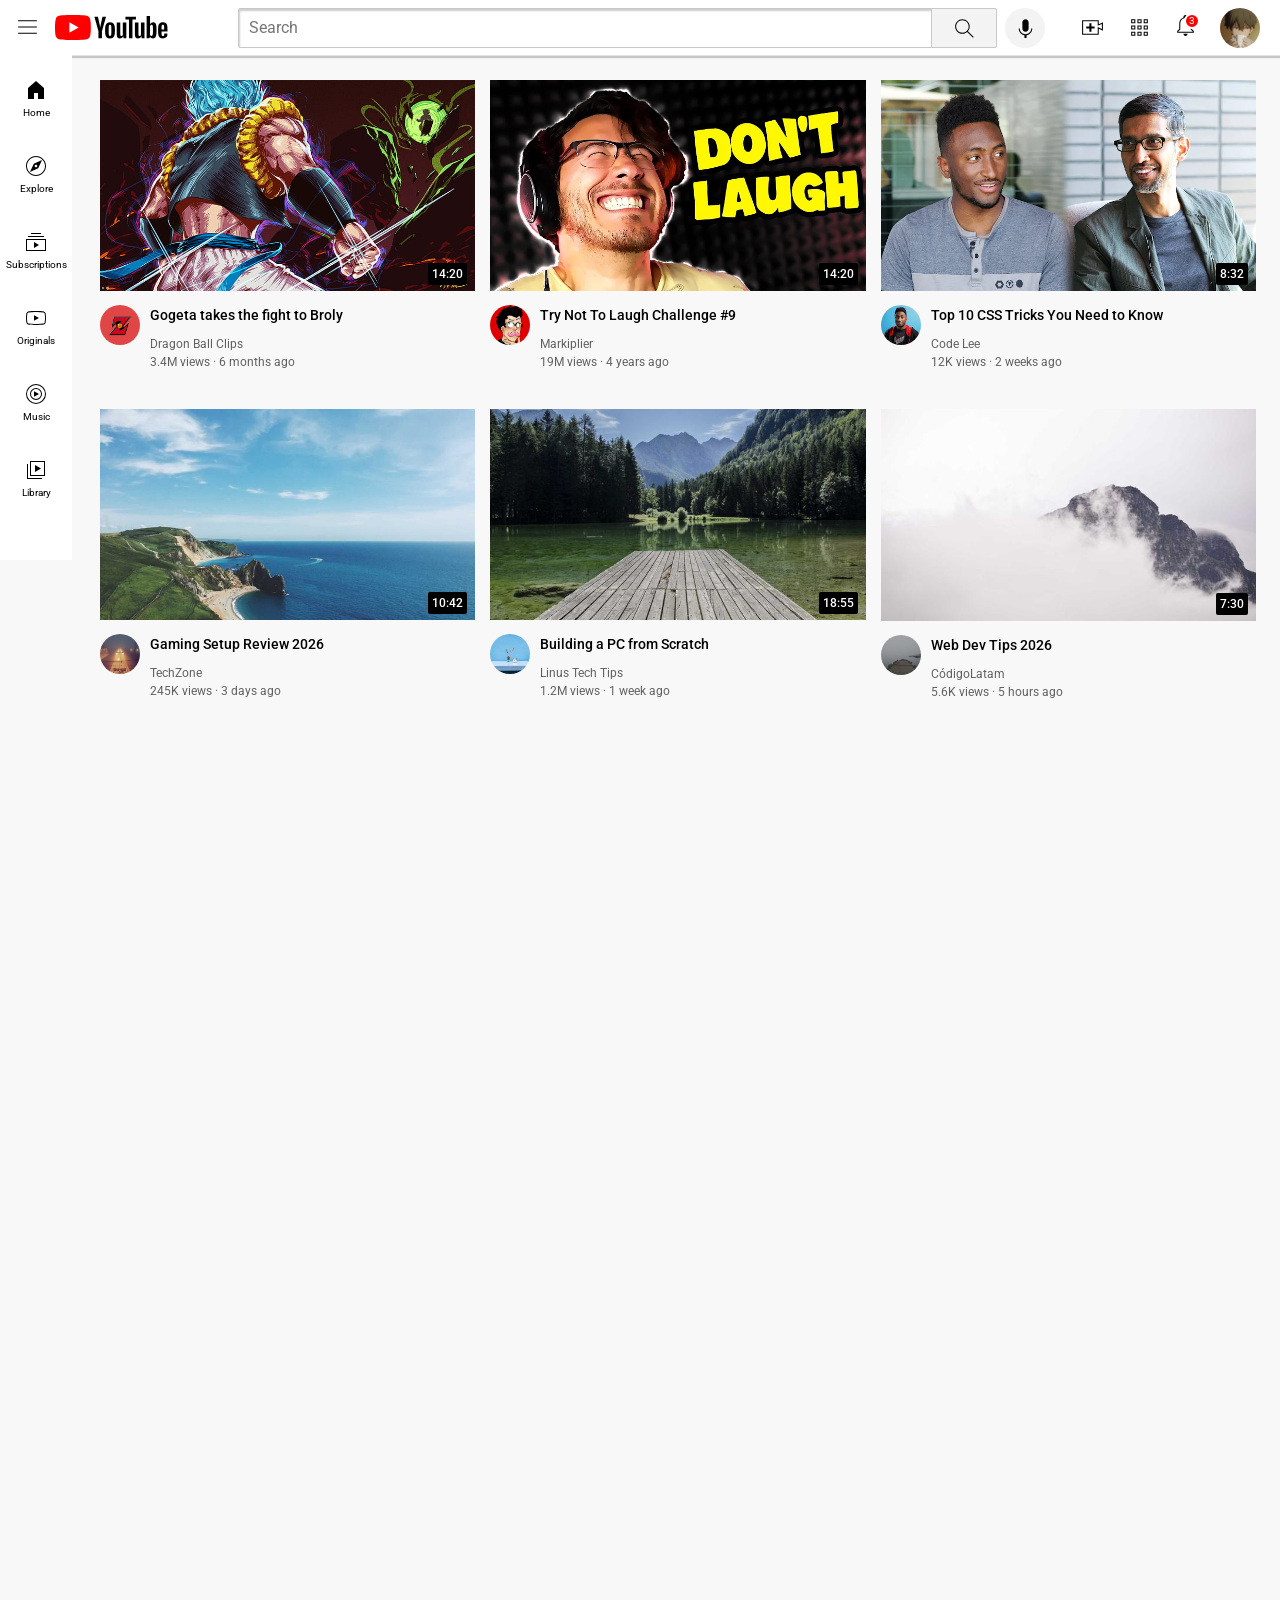
<file: web-apis/youtube-clone/index.html>
<!DOCTYPE html>
<html>

<head>
  <title>YouTube.com Clone</title>

  <link rel="preconnect" href="https://fonts.googleapis.com">
  <link rel="preconnect" href="https://fonts.gstatic.com" crossorigin>
  <link href="https://fonts.googleapis.com/css2?family=Roboto:wght@400;500;700&display=swap" rel="stylesheet">
  <link rel="stylesheet" href="styles/general.css">
  <link rel="stylesheet" href="styles/header.css">
  <link rel="stylesheet" href="styles/video.css">
  <link rel="stylesheet" href="styles/side-bar.css">

</head>


<body>

  <div class="header">

    <div class="left-section">
      <img class="hamburger-menu" src="header-icons/hamburger-menu.svg">
      <img class="youtube-logo" src="header-icons/youtube-logo.svg">
    </div>

    <div class="middle-section">

      <input class="search-bar" type="text" placeholder="Search">

      <button class="search-button">
        <img class="search-icon" src="header-icons/search.svg">
      </button>

      <button class="voice-search-button">
        <img class="voice-search-icon" src="header-icons/voice-search-icon.svg">
      </button>
    </div>


    <div class=right-section>
      <img class="upload" src="header-icons/upload.svg">
      <img class="apps" src="header-icons/youtube-apps.svg">

      <div class="notification-icon-container">
        <img class="notification-icon" src="header-icons/notifications.svg">
        <div class="notification-counter">
          3
        </div>
      </div>


      <img class="my-channel" src="header-icons/my-channel.jpeg">
    </div>

  </div>

  <div class="side-bar">

    <div class="sidebar-link">
      <img src="side-bar-icons/home.svg">
      <div>
        Home
      </div>
    </div>

    <div class="sidebar-link">
      <img src="side-bar-icons/explore.svg">
      <div>
        Explore
      </div>
    </div>

    <div class="sidebar-link">
      <img src="side-bar-icons/subscriptions.svg">
      <div>
        Subscriptions
      </div>
    </div>

    <div class="sidebar-link">
      <img src="side-bar-icons/originals.svg">
      <div>
      Originals
      </div>
    </div>

    <div class="sidebar-link">
      <img src="side-bar-icons/youtube-music.svg">
      <div>
        Music
      </div>
    </div>

    <div class="sidebar-link">
      <img src="side-bar-icons/library.svg">
      <div>
        Library
      </div>
    </div>

  </div>


  <div class="video-grid">

    <div class="video-preview">
      <div class="thumbnail">

        <div class="video-time">
          14:20
        </div>
        <img class="thumbnail-picture" src="thumbnails/gogeta.jpg">
      </div>

      <div class="video-bottom">
        <img class="profile-picture" src="channel-pictures/dbzlogo.png" style="background-color: rgb(224, 70, 70);">
        <div class="video-info">

          <p class="video-title"> Gogeta takes the fight to Broly</p>
          <p class="video-author">Dragon Ball Clips</p>
          <p class="video-stats">3.4M views &#183; 6 months ago</p>

        </div>
      </div>
    </div>



    <div class="video-preview">
      <div class="thumbnail">

        <div class="video-time">
          14:20
        </div>

        <img class="thumbnail-picture" src="thumbnails/thumbnail-2.webp">
      </div>

      <div class="video-bottom">
        <img class="profile-picture" src="channel-pictures/channel-2.jpeg">
        <div class="video-info">

          <p class="video-title">Try Not To Laugh Challenge #9</p>
          <p class="video-author">Markiplier</p>
          <p class="video-stats">19M views &#183; 4 years ago</p>

        </div>
      </div>
    </div>


    <div class="video-preview">
      <div class="thumbnail">

        <div class="video-time">
          8:32
        </div>

        <img class="thumbnail-picture" src="thumbnails/thumbnail-1.webp">
      </div>

      <div class="video-bottom">
        <img class="profile-picture" src="channel-pictures/channel-1.jpeg">
        <div class="video-info">

          <p class="video-title">Top 10 CSS Tricks You Need to Know</p>
          <p class="video-author">Code Lee</p>
          <p class="video-stats">12K views &#183; 2 weeks ago</p>

        </div>
      </div>
    </div>


    <div class="video-preview">
      <div class="thumbnail">

        <div class="video-time">
          10:42
        </div>

        <img class="thumbnail-picture" src="thumbnails/thumbnail-3.jpg">
      </div>

      <div class="video-bottom">
        <img class="profile-picture" src="channel-pictures/channel-3.jpeg">
        <div class="video-info">

          <p class="video-title">Gaming Setup Review 2026</p>
          <p class="video-author">TechZone</p>
          <p class="video-stats">245K views &#183; 3 days ago</p>

        </div>
      </div>
    </div>


    <div class="video-preview">
      <div class="thumbnail">

        <div class="video-time">
          18:55
        </div>

        <img class="thumbnail-picture" src="thumbnails/thumbnail-4.jpg">
      </div>

      <div class="video-bottom">
        <img class="profile-picture" src="channel-pictures/channel-4.jpeg">
        <div class="video-info">

          <p class="video-title">Building a PC from Scratch</p>
          <p class="video-author">Linus Tech Tips</p>
          <p class="video-stats">1.2M views &#183; 1 week ago</p>

        </div>
      </div>
    </div>


    <div class="video-preview">
      <div class="thumbnail">

        <div class="video-time">
          7:30
        </div>

        <img class="thumbnail-picture" src="thumbnails/thumbnail-6.jpg">
      </div>

      <div class="video-bottom">
        <img class="profile-picture" src="channel-pictures/channel-5.jpeg">
        <div class="video-info">

          <p class="video-title">Web Dev Tips 2026</p>
          <p class="video-author">CódigoLatam</p>
          <p class="video-stats">5.6K views &#183; 5 hours ago</p>

        </div>
      </div>
    </div>
  </div>
</body>

</html>
</file>
<file: web-apis/youtube-clone/styles/general.css>
p {
  font-family: Roboto, Arial;
  margin-top: 0;
  margin-bottom: 0;
}

body{
  margin: 0;
  padding-top: 80px;
  padding-left: 100px;
  padding-right: 24px;
  height: 3000px;
  background-color: rgb(248, 248, 248);
}
</file>
<file: web-apis/youtube-clone/styles/header.css>
.header {
  height: 55px;

  display: flex;
  flex-direction: row;
  justify-content: space-between;

  position: fixed;
  top: 0;
  left: 0;
  right: 0;

  background-color: white;
  border-bottom-width: 1px;
  border-bottom-style:solid ;
  border-bottom-color:rgba(200, 200, 200, 0.5); ;
  box-shadow: 0px 2px 1px rgba(0, 0, 0, 0.2);
  z-index: 100;
  

}

.search-bar {
  height: 36px;
  flex: 1;
  padding-left: 10px;
  font-size: 16px;
  border-width: 1px;
  border-style: solid;
  border-color: rgb(200, 200, 200);
  border-radius: 2px;
  box-shadow: inset 1px 2px 2px rgba(0 , 0, 0, 0.2);
  outline: none;
}

.search-bar:focus{
  border-color: rgb(0, 50, 255);
}


.search-bar::placeholder {
  font-family: Roboto, Arial;
  font-size: 16px;
}

.left-section {
  display: flex;
  align-items: center;
}

.hamburger-menu, .youtube-logo, .search-button, .voice-search-button,
.upload, .apps, .notification-icon-container, .my-channel{
  cursor: pointer;
}

.hamburger-menu {
  height: 25px;
  margin-left: 15px;
  margin-right: 15px;
}

.youtube-logo {
  height: 25px;
}

.middle-section {
  display: flex;
  flex: 1;
  align-items: center;
  margin-left: 70px;
  margin-right: 35px;
  max-width: 1000px;
}

.search-button {
  height: 40px;
  width: 66px;
  background-color: rgb(243, 243, 243);
  border-width: 1px;
  border-style: solid;
  border-color: rgb(200, 200, 200);
  border-top-right-radius: 2px;
  border-bottom-right-radius: 2px;
  margin: -2px;
}

.search-icon {
  height: 25px;
  margin-top: 4px;
}

.voice-search-button {
  height: 40px;
  width: 40px;
  border-radius: 20px;
  border-width: 0;
  background-color: rgb(243, 243, 243);
  border-radius: 20x;
  margin-left: 10px;
}

.voice-search-icon{
  margin-top: 4px;
  height: 25px;
}


.right-section {
  width: 180px;
  margin-right: 20px;
  display: flex;
  align-items: center;
  justify-content: space-between;
  flex-shrink: 0;
}

.upload{
  height: 25px;
}

.apps{
  height: 25px;
}

.notification-icon-container{
position: relative;

}

.notification-counter{
position: absolute;
background-color: red;
border-width:2px;
border-style: solid;
border-color: white;
color: white;
font-family: Roboto, Arial;
font-size: 10px;
width: 12px;
height: 12px;
border-radius: 10px;
top: 0px;
right: -2px;
text-align: center;
justify-content: center;
display: flex;

}
.notification-icon{
  height: 25px;
}

.my-channel{
  height: 40px;
  border-radius: 20px;
}
</file>
<file: web-apis/youtube-clone/styles/video.css>
.video-title {
  margin-top: 0;
  font-size: 14px;
  font-weight: 500;
  line-height: 20px;
  margin-bottom: 12px;
}

.video-grid {
  display: grid;
  grid-template-columns: 1fr 1fr 1fr;
  column-gap: 15px;
  row-gap: 4 0px;
  
}

.video-preview{
  margin-bottom: 40px;
}

.thumbnail {
  margin-bottom: 10px;
  position: relative;
}

.video-time {
  background-color: black;
  color: white;
  position: absolute;
  bottom: 10px;
  right: 8px;
  border-radius: 2px;
  font-family: Roboto, Arial;
  font-size: 12px;
  font-weight: 500;

  padding: 4px;

}

.video-bottom {
  display: grid;
  grid-template-columns: 50px 1fr;
}

.profile-picture {
  width: 40px;
  height: 40px;
  object-fit: contain;
  border-radius: 40px;
}

.video-author,
.video-stats {
  font-size: 12px;
  color: rgb(96, 96, 96);
}

.video-author {
  margin-bottom: 4px;
}

.thumbnail-picture {
  width: 100%;
}
</file>
<file: web-apis/youtube-clone/styles/side-bar.css>
.side-bar {
  background-color: white;
  position: fixed;
  width: 72px;
  left: 0;
  top: 55px;
  bottom: 0px;
  max-height: 500px;
  padding-top: 5px;
  z-index: 200;
}

.sidebar-link {
  height: 76px; 
  display: flex;
  justify-content: center;
  align-items: center;
  flex-direction: column; 
  cursor: pointer;
}

.sidebar-link img {
  height: 24px;
  width: 24px;
  margin-bottom: 5px;
}

.sidebar-link div {
  font-family: Roboto, Arial;
  font-size: 10px;

}

.sidebar-link:hover {
  background-color: lightgray;
}
</file>
